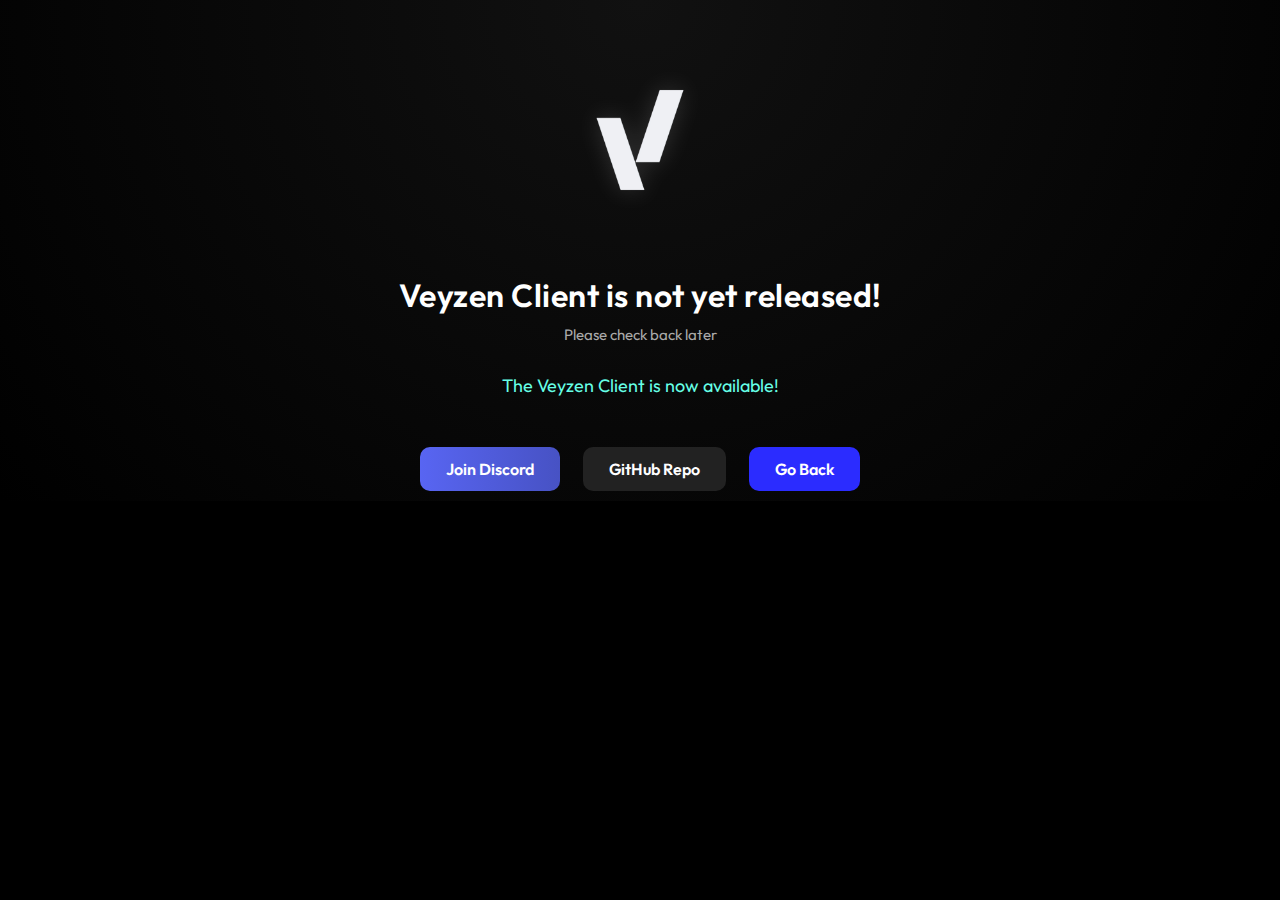
<file: download/index.html>
<!DOCTYPE html>
<html lang="en" style="margin: 0; padding: 0; background-color: #000; color: #fff; font-family: 'Outfit', sans-serif;">
  <head>
    <meta charset="UTF-8" />
    <meta name="viewport" content="width=device-width, initial-scale=1.0" />
    <title>Veyzen Client</title>
    <link href="https://fonts.googleapis.com/css2?family=Outfit:wght@400;600&display=swap" rel="stylesheet" />
    <style>
      body {
        margin: 0;
        padding: 0;
        text-align: center;
        background: radial-gradient(circle at top, #111 0%, #000 100%);
        overflow-x: hidden;
      }

      @keyframes fadeIn {
        from { opacity: 0; transform: translateY(10px); }
        to { opacity: 1; transform: translateY(0); }
      }

      h1, p, #timer, .buttons {
        animation: fadeIn ease forwards;
      }

      h1 { animation-delay: 0.6s; }
      p { animation-delay: 0.8s; }
      #timer { animation-delay: 1s; }
      .buttons { animation-delay: 1.2s; }

      img.logo {
        width: 160px;
        margin-top: 60px;
        margin-bottom: 30px;
        filter: drop-shadow(0 0 12px rgba(255, 255, 255, 0.15));
        transition: transform 0.3s ease, filter 0.3s ease;
        animation: fadeIn 0.4s ease forwards;
      }

      img.logo:hover {
        transform: scale(1.05);
        filter: drop-shadow(0 0 20px rgba(255, 255, 255, 0.3));
      }

      h1 {
        font-size: 32px;
        font-weight: 600;
        margin-bottom: 10px;
        letter-spacing: 0.5px;
      }

      p {
        font-size: 15px;
        color: #aaa;
        margin-top: 10px;
      }

      #timer {
        font-size: 18px;
        color: #66ffe6;
        margin-top: 30px;
      }

      .buttons {
        margin-top: 40px;
      }

      .btn {
        display: inline-block;
        padding: 12px 26px;
        margin: 10px;
        border-radius: 10px;
        font-weight: 600;
        text-decoration: none;
        transition: all 0.3s ease;
        border: none;
        cursor: pointer;
      }

      .btn.discord {
        background: linear-gradient(to right, #5865F2, #4752c4);
        color: #fff;
      }

      .btn.github {
        background-color: #222;
        color: #fff;
      }
      
      .btn.back {
        background: #2b2cff;
        color: #fff;
      }

      .btn:hover {
        transform: scale(1.05);
      }
    </style>
  </head>
  <body>
    <img src="/img/logo.png" alt="Veyzen Logo" class="logo" />
    <h1>Veyzen Client is not yet released!</h1>
    <p>Please check back later</p>
    <div id="timer"></div>
    <div class="buttons">
      <a href="https://discord.gg/5UvcJ5DYeY" class="btn discord" target="_blank">Join Discord</a>
      <a href="https://github.com/VeyzenClient/Veyzen" class="btn github" target="_blank">GitHub Repo</a>
      <a href="https://veyzenclient.github.io/home/" class="btn back" target="_blank">Go Back</a>
    </div>

    <script>
      const countdownDate = new Date("September 1, 2025 12:00:00").getTime();
      const timerEl = document.getElementById("timer");

      function plural(unit, value) {
        return value + ' ' + unit + (value === 1 ? '' : 's');
      }

      function updateTimer() {
        const now = new Date().getTime();
        const dist = countdownDate - now;

        if (dist <= 0) {
          timerEl.innerHTML = "The Veyzen Client is now available!";
          return;
        }

        const d = Math.floor(dist / (1000 * 60 * 60 * 24));
        const h = Math.floor((dist % (1000 * 60 * 60 * 24)) / (1000 * 60 * 60));
        const m = Math.floor((dist % (1000 * 60 * 60)) / (1000 * 60));
        const s = Math.floor((dist % (1000 * 60)) / 1000);

        let str = "<span style='color:#66ffe6'>Release in:</span> ";
        if (d > 0) str += plural("day", d) + " ";
        if (h > 0 || d > 0) str += plural("hour", h) + " ";
        if (m > 0 || h > 0 || d > 0) str += plural("minute", m) + " ";
        str += plural("second", s);

        timerEl.innerHTML = str;
      }

      updateTimer();
      setInterval(updateTimer, 1000);
    </script>
  </body>
</html>
</file>
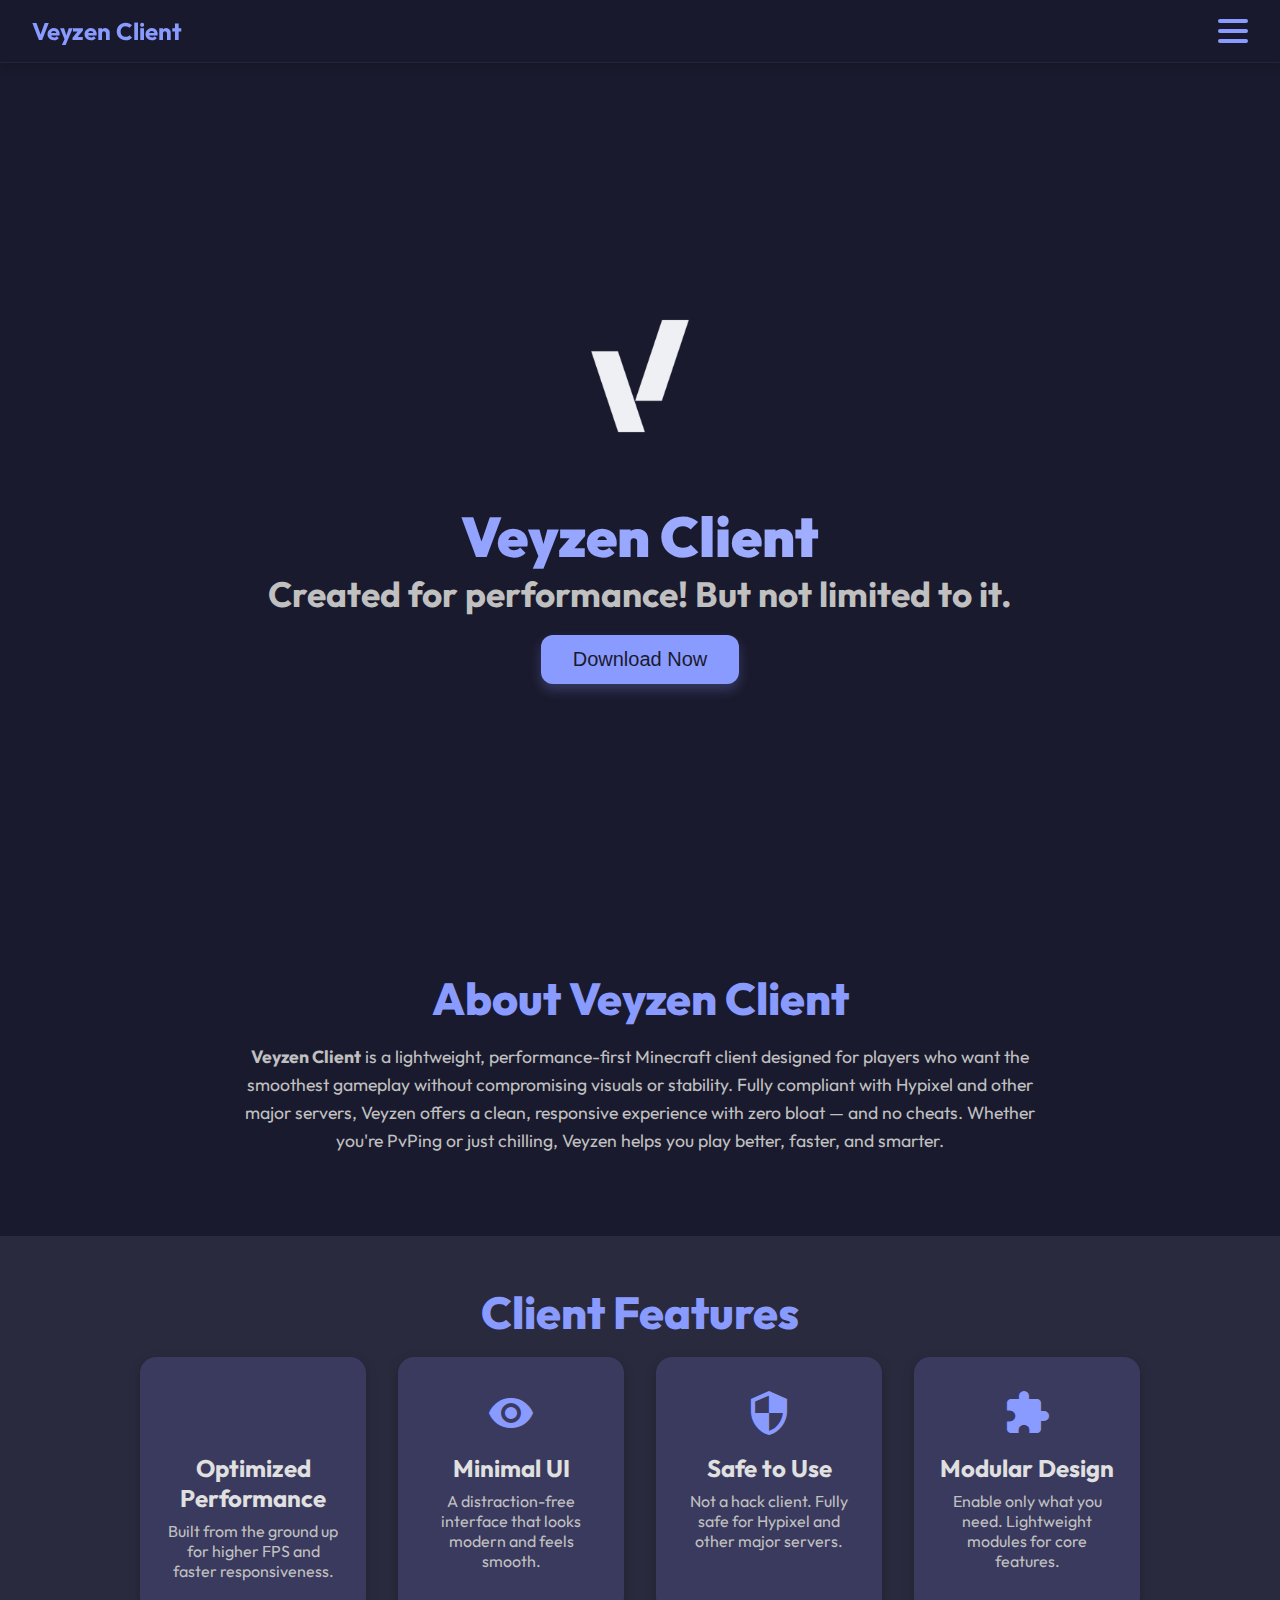
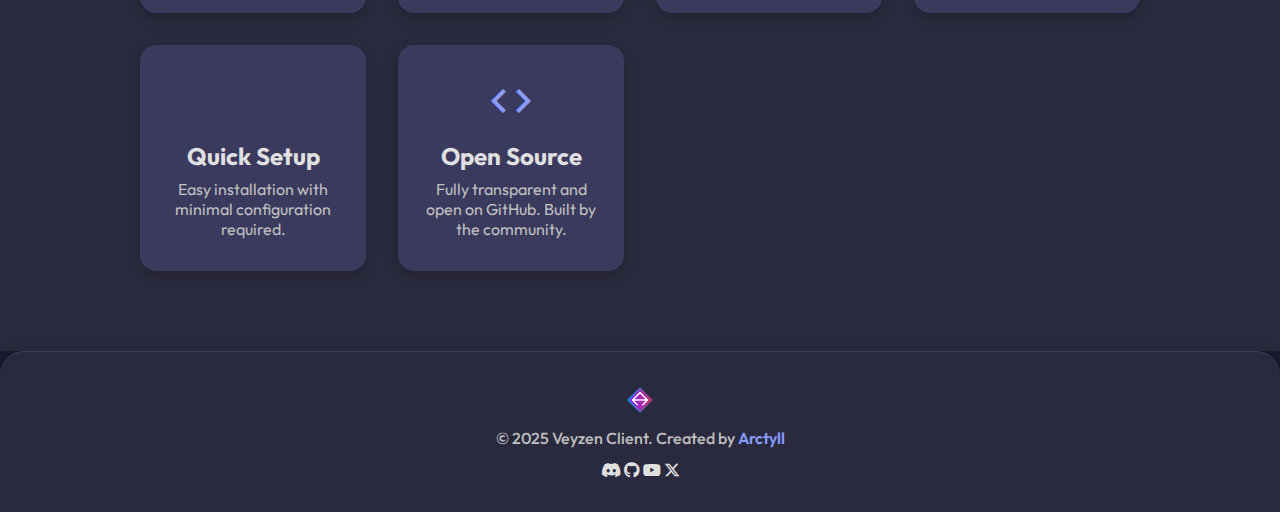
<file: home/index.html>
<!DOCTYPE html>
<html lang="en">
  <head>
    <meta charset="UTF-8" />
    <meta name="viewport" content="width=device-width, initial-scale=1" />
    <title>Veyzen Client</title>
    <link rel="icon" href="/img/logo.png" type="image/png" />
    <link href="https://fonts.googleapis.com/icon?family=Material+Icons" rel="stylesheet" />
    <link rel="stylesheet" href="https://cdnjs.cloudflare.com/ajax/libs/font-awesome/6.5.0/css/all.min.css"
    />
    <link rel="stylesheet" href="/css/styles.css" />
  </head>
  <body>
    <header class="header">
      <div class="client-name">Veyzen Client</div>
      <button id="nav-toggle" class="nav-toggle" aria-label="Toggle navigation">
        <span class="bar"></span>
        <span class="bar"></span>
        <span class="bar"></span>
      </button>
    </header>

    <nav id="fullscreen-nav" class="fullscreen-nav">
      <ul>
        <li><a href="#home" onclick="toggleNav()">Home</a></li>
        <li><a href="#features" onclick="toggleNav()">Features</a></li>
        <li><a href="#about" onclick="toggleNav()">About</a></li>
      </ul>
    </nav>

    <main>
      <section id="home" class="home-section">
        <img src="/img/logo.png" alt="Veyzen Logo" class="center-logo" />

        <div class="texts">
          <h1 class="gradient-text">Veyzen Client</h1>
          <h2 class="second-text">Created for performance! But not limited to it.</h2>
        </div>

        <a href="download/index.html">
          <button class="main-btn">Download Now</button>
        </a>
      </section>

      <section class="about-section" id="about">
        <h2>About Veyzen Client</h2>
        <p>
          <strong>Veyzen Client</strong> is a lightweight, performance-first Minecraft client designed for players who want
          the smoothest gameplay without compromising visuals or stability. Fully compliant with Hypixel and other
          major servers, Veyzen offers a clean, responsive experience with zero bloat — and no cheats. Whether you're
          PvPing or just chilling, Veyzen helps you play better, faster, and smarter.
        </p>
      </section>

      <section id="features" class="features-section">
        <h2>Client Features</h2>
        <div class="cards-container">
          <div class="card">
            <span class="material-icons feature-icon">bolt</span>
            <h3>Optimized Performance</h3>
            <p>Built from the ground up for higher FPS and faster responsiveness.</p>
          </div>
          <div class="card">
            <span class="material-icons feature-icon">visibility</span>
            <h3>Minimal UI</h3>
            <p>A distraction-free interface that looks modern and feels smooth.</p>
          </div>
          <div class="card">
            <span class="material-icons feature-icon">security</span>
            <h3>Safe to Use</h3>
            <p>Not a hack client. Fully safe for Hypixel and other major servers.</p>
          </div>
          <div class="card">
            <span class="material-icons feature-icon">extension</span>
            <h3>Modular Design</h3>
            <p>Enable only what you need. Lightweight modules for core features.</p>
          </div>
          <div class="card">
            <span class="material-icons feature-icon">download</span>
            <h3>Quick Setup</h3>
            <p>Easy installation with minimal configuration required.</p>
          </div>
          <div class="card">
            <span class="material-icons feature-icon">code</span>
            <h3>Open Source</h3>
            <p>Fully transparent and open on GitHub. Built by the community.</p>
          </div>
        </div>
      </section>
    </main>
    
    <footer class="footer">
      <div class="footer-inner">
        <img src="/img/arctyll.png" alt="Arctyll Logo" />
        <p>&copy; 2025 Veyzen Client. Created by <strong>Arctyll</strong></p>
        <div class="social-icons">
          <a href="https://discord.gg/5UvcJ5DYeY" target="_blank" aria-label="Discord" class="icon discord">
            <i class="fab fa-discord"></i>
          </a>
          <a href="https://github.com/VeyzenClient" target="_blank" aria-label="GitHub" class="icon github">
            <i class="fab fa-github"></i>
          </a>
          <a href="https://youtube.com/@VeyzenClient" target="_blank" aria-label="YouTube" class="icon youtube">
            <i class="fab fa-youtube"></i>
          </a>
          <a href="https://x.com/VeyzenClient" target="_blank" aria-label="X" class="icon x">
            <i class="fab fa-x-twitter"></i>
          </a>
        </div>
      </div>
    </footer>

    <script src="/js/main.js"></script>
  </body>
</html>
</file>
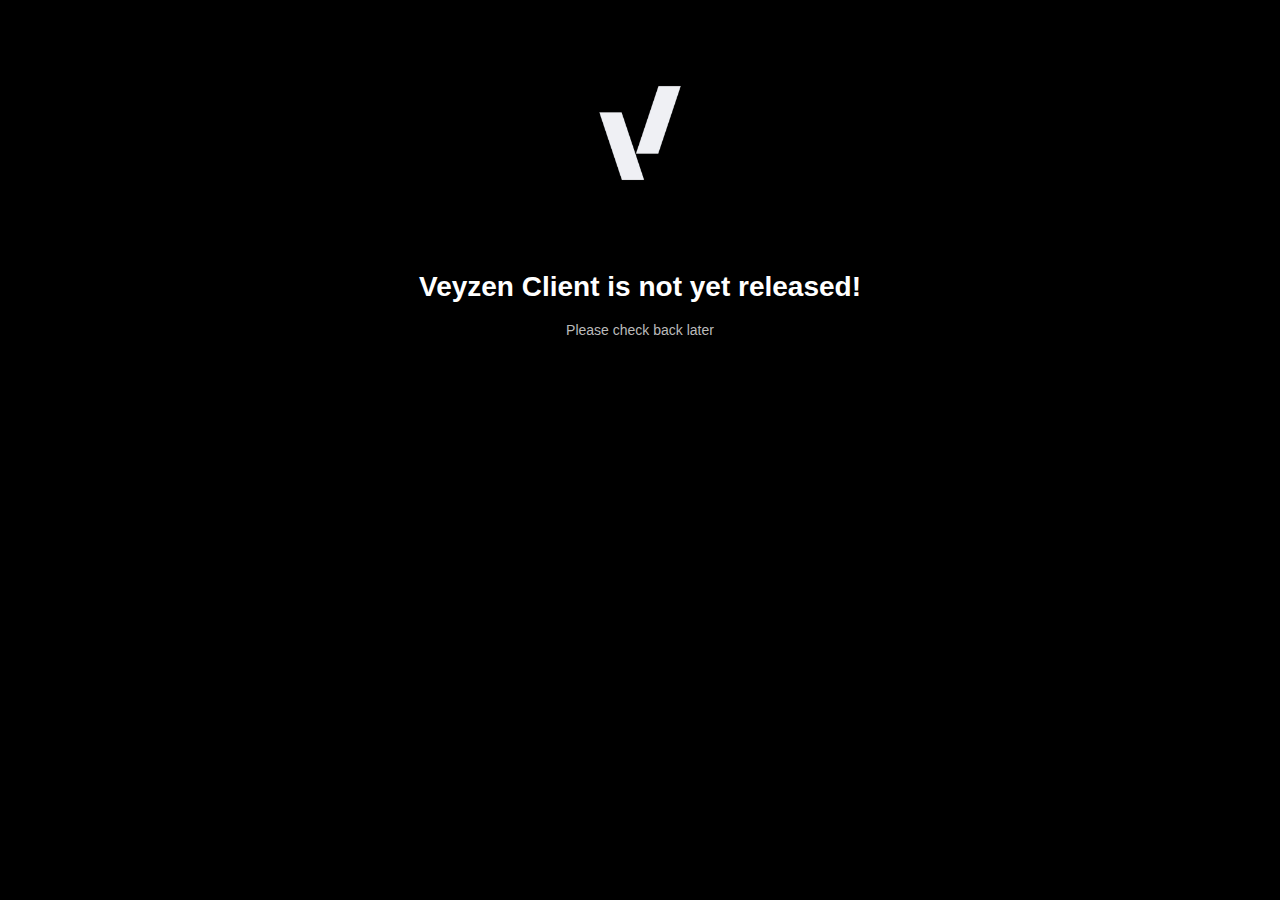
<file: download.html>
<!DOCTYPE html>
<html lang="en" style="background-color: #000; color: #fff; font-family: sans-serif; text-align: center; padding-top: 50px;">
<head>
  <meta charset="UTF-8">
  <meta name="viewport" content="width=device-width, initial-scale=1.0">
  <title>Veyzen Client</title>
</head>
<body>
  <img src="img/logo.png" alt="Veyzen Logo" style="width: 150px; height: auto; margin-bottom: 40px;">
  <h1 style="font-size: 28px;">Veyzen Client is not yet released!</h1>
  <p style="margin-top: 10px; font-size: 14px; color: #bbb;">Please check back later</p>
</body>
</html>
</file>
<file: css/styles.css>
@import url('https://fonts.googleapis.com/css2?family=Outfit:wght@400;600;700;900&display=swap');

* {
  margin: 0;
  padding: 0;
  box-sizing: border-box;
}

body, html {
  font-family: 'Outfit', sans-serif;
  height: 100%;
  background: #1a1a2e;
  color: #e0e0e0;
}

a {
  text-decoration: none;
  color: inherit;
}

.header {
  display: flex;
  justify-content: space-between;
  align-items: center;
  padding: 1rem 2rem;
  background: rgba(26, 26, 46, 0.9);
  backdrop-filter: blur(10px);
  border-bottom: 1px solid rgba(255, 255, 255, 0.05);
  position: fixed;
  width: 100%;
  top: 0;
  z-index: 1001;
  box-shadow: 0 2px 10px rgba(0, 0, 0, 0.2);
}

.client-name {
  font-size: 1.5rem;
  font-weight: 700;
  color: #8a9bff;
}

.nav-toggle {
  background: none;
  border: none;
  cursor: pointer;
  display: flex;
  flex-direction: column;
  gap: 6px;
  width: 30px;
  height: 24px;
  justify-content: center;
  padding: 0;
  position: relative;
  z-index: 1100;
}

.nav-toggle .bar {
  height: 4px;
  width: 100%;
  background-color: #8a9bff;
  border-radius: 2px;
  transition: all 0.4s ease;
}

.nav-toggle.active .bar:nth-child(1) {
  transform: rotate(45deg) translate(5px, 5px);
}

.nav-toggle.active .bar:nth-child(2) {
  opacity: 0;
}

.nav-toggle.active .bar:nth-child(3) {
  transform: rotate(-45deg) translate(6px, -6px);
}

.fullscreen-nav {
  position: fixed;
  top: 0;
  left: 0;
  background: rgba(26, 26, 46, 0.95);
  backdrop-filter: blur(10px);
  width: 100%;
  height: 100%;
  display: none;
  flex-direction: column;
  justify-content: center;
  align-items: center;
  z-index: 1000;
  transition: opacity 0.4s ease;
}

.fullscreen-nav.open {
  display: flex;
}

.fullscreen-nav ul {
  list-style: none;
  text-align: center;
}

.fullscreen-nav ul li {
  margin: 1rem 0;
}

.fullscreen-nav ul li a {
  color: #8a9bff;
  font-size: 2.5rem;
  position: relative;
  transition: color 0.3s ease;
}

.fullscreen-nav ul li a::after {
  content: "";
  position: absolute;
  bottom: -6px;
  left: 50%;
  transform: translateX(-50%);
  width: 0;
  height: 2px;
  background-color: #8a9bff;
  transition: width 0.3s ease;
}

.fullscreen-nav ul li a:hover::after {
  width: 100%;
}

main {
  padding-top: 80px;
}

.home-section {
  height: 90vh;
  display: flex;
  flex-direction: column;
  align-items: center;
  justify-content: center;
  text-align: center;
  gap: 1.2rem;
  padding: 0 1rem;
}

.center-logo {
  max-width: 180px;
  height: auto;
  margin-bottom: 1rem;
}

.gradient-text {
  font-size: 3.5rem;
  font-weight: 1000;
  background: linear-gradient(90deg, #8a9bff, #a9b5ff);
  -webkit-background-clip: text;
  -webkit-text-fill-color: transparent;
  background-clip: text;
  text-fill-color: transparent;
}

.second-text {
  font-size: 2.2rem;
  color: #c0c0c0;
  font-weight: 700;
}

.main-btn {
  padding: 0.8rem 2rem;
  font-size: 1.25rem;
  background-color: #8a9bff;
  border: none;
  border-radius: 12px;
  color: #1a1a2e;
  cursor: pointer;
  transition: background-color 0.3s ease;
  box-shadow: 0 6px 12px rgba(138, 155, 255, 0.25);
}

.main-btn:hover {
  background-color: #6d7edc;
}

.features-section {
  padding: 3rem 1rem 5rem;
  background: #2a2a3e;
  text-align: center;
}

.features-section h2 {
  font-size: 2.8rem;
  margin-bottom: 1rem;
  font-weight: 800;
  color: #8a9bff;
}

.cards-container {
  display: grid;
  gap: 2rem;
  grid-template-columns: repeat(auto-fit, minmax(220px, 1fr));
  max-width: 1000px;
  margin: 0 auto;
}

.card {
  background: #3a3a5e;
  border-radius: 16px;
  padding: 2rem 1.5rem;
  box-shadow: 0 4px 12px rgba(0, 0, 0, 0.2);
  transition: transform 0.3s ease, box-shadow 0.3s ease;
  cursor: default;
}

.card:hover {
  transform: translateY(-10px);
  box-shadow: 0 10px 20px rgba(138, 155, 255, 0.3);
}

.feature-icon {
  font-size: 48px;
  color: #8a9bff;
  margin-bottom: 1rem;
}

.card h3 {
  font-size: 1.5rem;
  margin-bottom: 0.5rem;
  color: #e0e0e0;
}

.card p {
  color: #c0c0c0;
  font-size: 1rem;
}

.about-section {
  background: #1a1a2e;
  color: #e0e0e0;
  padding: 5rem 2rem;
  text-align: center;
}

.about-section h2 {
  font-size: 2.8rem;
  margin-bottom: 1rem;
  font-weight: 800;
  color: #8a9bff;
}

.about-section p {
  font-size: 1.1rem;
  max-width: 800px;
  margin: 0 auto;
  color: #c0c0c0;
  line-height: 1.6;
}

.footer {
  background: #2a2a3e;
  padding: 2rem 1rem;
  text-align: center;
  border-top: 1px solid #3a3a5e;
  box-shadow: 0 -4px 12px rgba(0, 0, 0, 0.1);
  border-radius: 24px 24px 0 0;
}

.footer-inner {
  max-width: 800px;
  margin: 0 auto;
  display: flex;
  flex-direction: column;
  align-items: center;
  gap: 0.75rem;
}

.footer img {
  height: 32px;
  width: auto;
  transition: opacity 0.3s ease;
}

.footer img:hover {
  opacity: 0.8;
}

.footer p {
  font-size: 1rem;
  color: #c0c0c0;
  font-weight: 500;
}

.footer strong {
  color: #8a9bff;
  font-weight: 600;
}

@media (max-width: 600px) {
  .gradient-text {
    font-size: 2.5rem;
  }

  .second-text {
    font-size: 1.5rem;
  }

  .main-btn {
    font-size: 1rem;
  }

  .header {
    padding: 1rem;
  }

  .about-section h2 {
    font-size: 2rem;
  }

  .about-section p {
    font-size: 1rem;
  }
}
</file>
